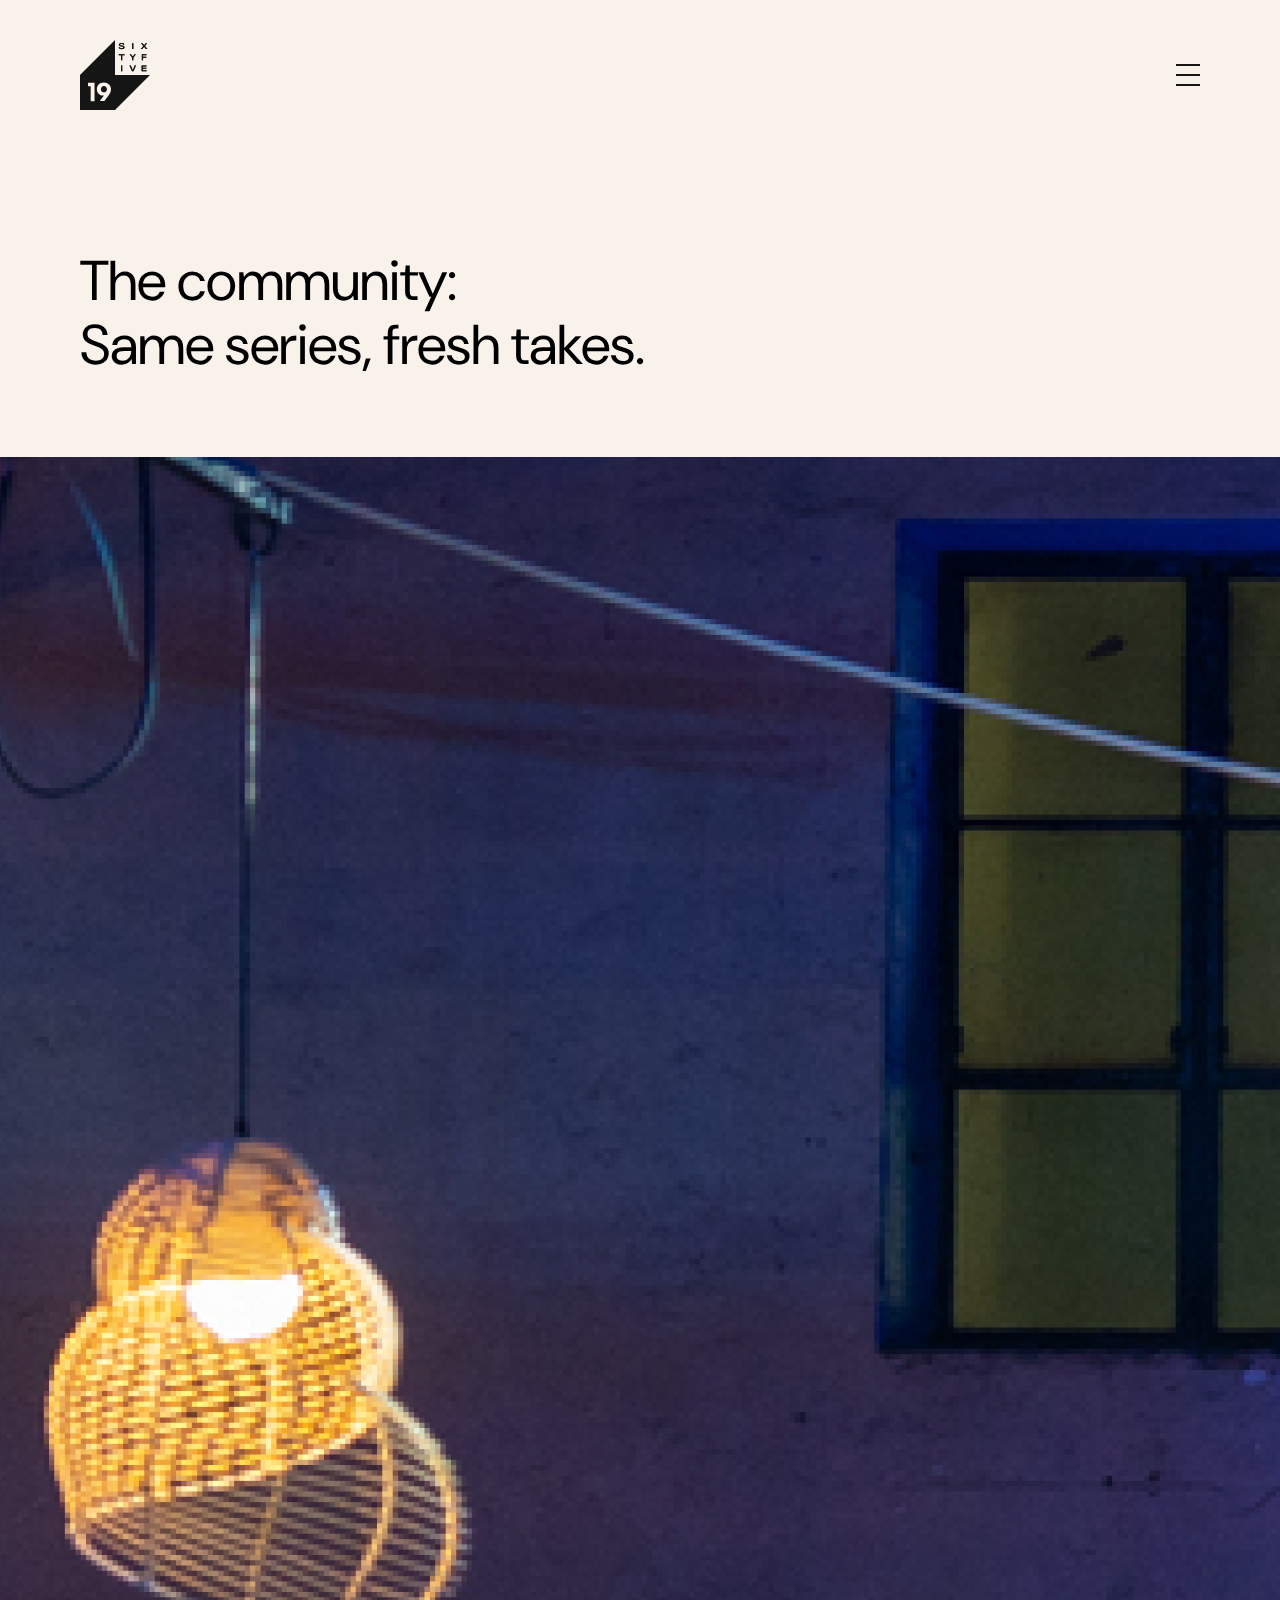
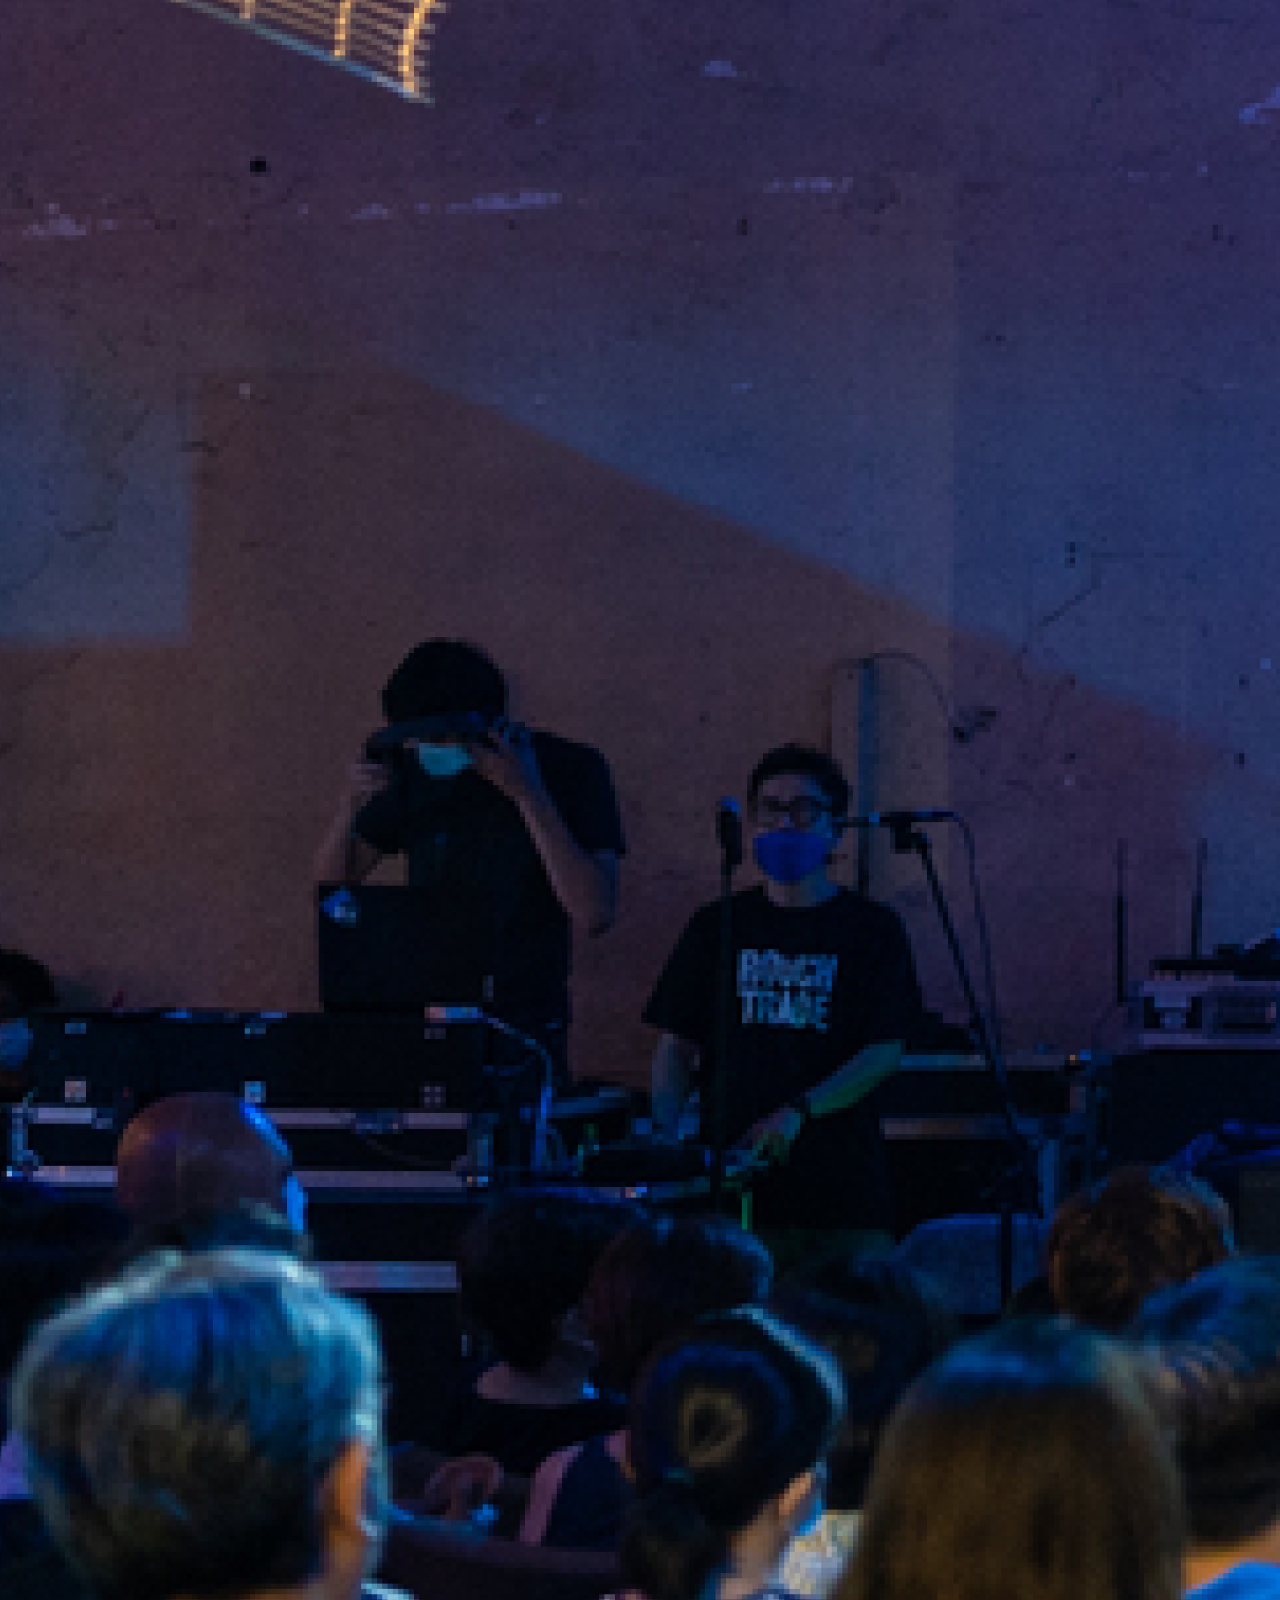
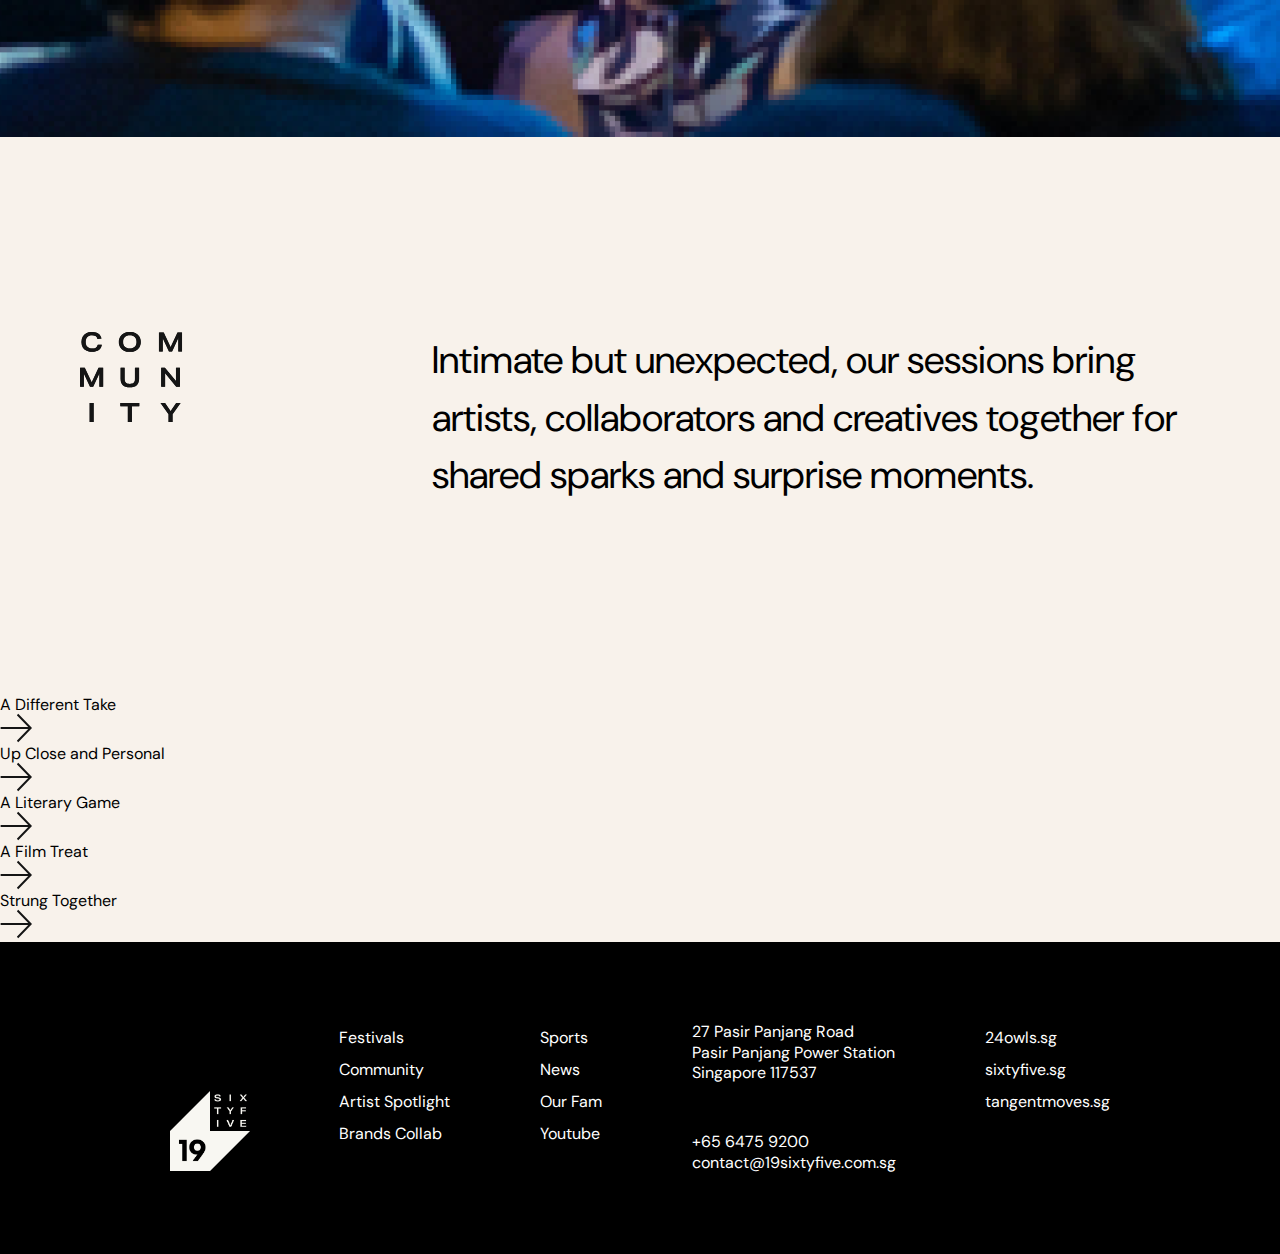
<file: community.html>
<!DOCTYPE html>
<html lang="en">
<head>
    <meta charset="UTF-8">
    <meta name="viewport" content="width=device-width, initial-scale=1.0">
    <title>Community</title>
    <link rel="stylesheet" href="styles/style.css">
</head>
<body>
    <header id="a965_header_scroll" class="a965_header_scroll">
        <div class="a965_header_scroll_content">
            <a href="index.html"><img src="images/logo-icons/19sixtyfive Logo.svg"></a>
            <div class="a965_header_content_hamburger">
                <img src="images/home/Hamburger Menu.png" alt="hamburger icon" width="24px">
            </div>
        </div>
    </header>
    <section id="a965_single_hero" class="a965_single_hero">
        <div class="a965_single_hero_content">
        <h1 class="a965_hero_content_title">The community:<br>Same series, fresh takes.</h1>
    </div>
    </section>
    <section id="a965_festivals" class="a965_festivals">
        <img class="a965_festivals_bg" src="images/community/Community Hero Image.png" alt="band playing in a stage">
    </section>
    <section id="a965_word" class="a965_word">
        <div class="a965_word_content">
            <img src="images/community/Community Icon.svg" alt="Community" />
            <p>Intimate but unexpected, our sessions bring artists, collaborators and
                creatives together for shared sparks and surprise moments.</p>
        </div>
    </section>
    <section id="a965_listyellow" class="a965_listyellow">
        <div class="a965_listyellow_row">
            <h5>A Different Take</h5>
            <img src="images/logo-icons/Black Arrow Icon.svg" alt="arrow">
        </div>
        <div class="a965_listyellow_row">
            <h5>Up Close and Personal</h5>
            <img src="images/logo-icons/Black Arrow Icon.svg" alt="arrow">
        </div>
        <div class="a965_listyellow_row">
            <h5>A Literary Game</h5>
            <img src="images/logo-icons/Black Arrow Icon.svg" alt="arrow">
        </div>
        <div class="a965_listyellow_row">
            <h5>A Film Treat</h5>
            <img src="images/logo-icons/Black Arrow Icon.svg" alt="arrow">
        </div>
        <div class="a965_listyellow_row">
            <h5>Strung Together</h5>
            <img src="images/logo-icons/Black Arrow Icon.svg" alt="arrow">
        </div>
    </section>
     <footer id="a965_footer" class="a965_footer">
        <div class="a965_footer_logo">
            <a href="index.html"><img src="images/home/19sixtyfive Logo-White.png" alt="1965 Logo White"></a>
        </div>
        <ul class="a965_footer_column1">
            <li><a href="single.html">Festivals</a></li>
            <li><a href="community.html">Community</a></li>
            <li><a href="artist-spotlight.html">Artist Spotlight</a></li>
            <li><a href="brands-collab.html">Brands Collab</a></li>
        </ul>
        <ul class="a965_footer_column1">
            <li><a href="sports.html">Sports</a></li>
            <li><a href="news.html">News</a></li>
            <li><a href="our-fam.html">Our Fam</a></li>
            <li><a href="">Youtube</a></li>
        </ul>
        <div class="a965_footer_column2">
            <p>27 Pasir Panjang Road<br>
            Pasir Panjang Power Station<br>
            Singapore 117537</p>
            <ul>
                <li>+65 6475 9200</li>
                <li>contact@19sixtyfive.com.sg</li>
            </ul>
        </div>
        <ul class="a965_footer_column1">
            <li><a href="https://24owls.sg/">24owls.sg</a></li>
            <li><a href="https://sixtyfive.sg/">sixtyfive.sg</a></li>
            <li><a href="https://tangentmoves.sg/">tangentmoves.sg</a></li>
        </ul>
    </footer>
    
</body>
</html>
</file>
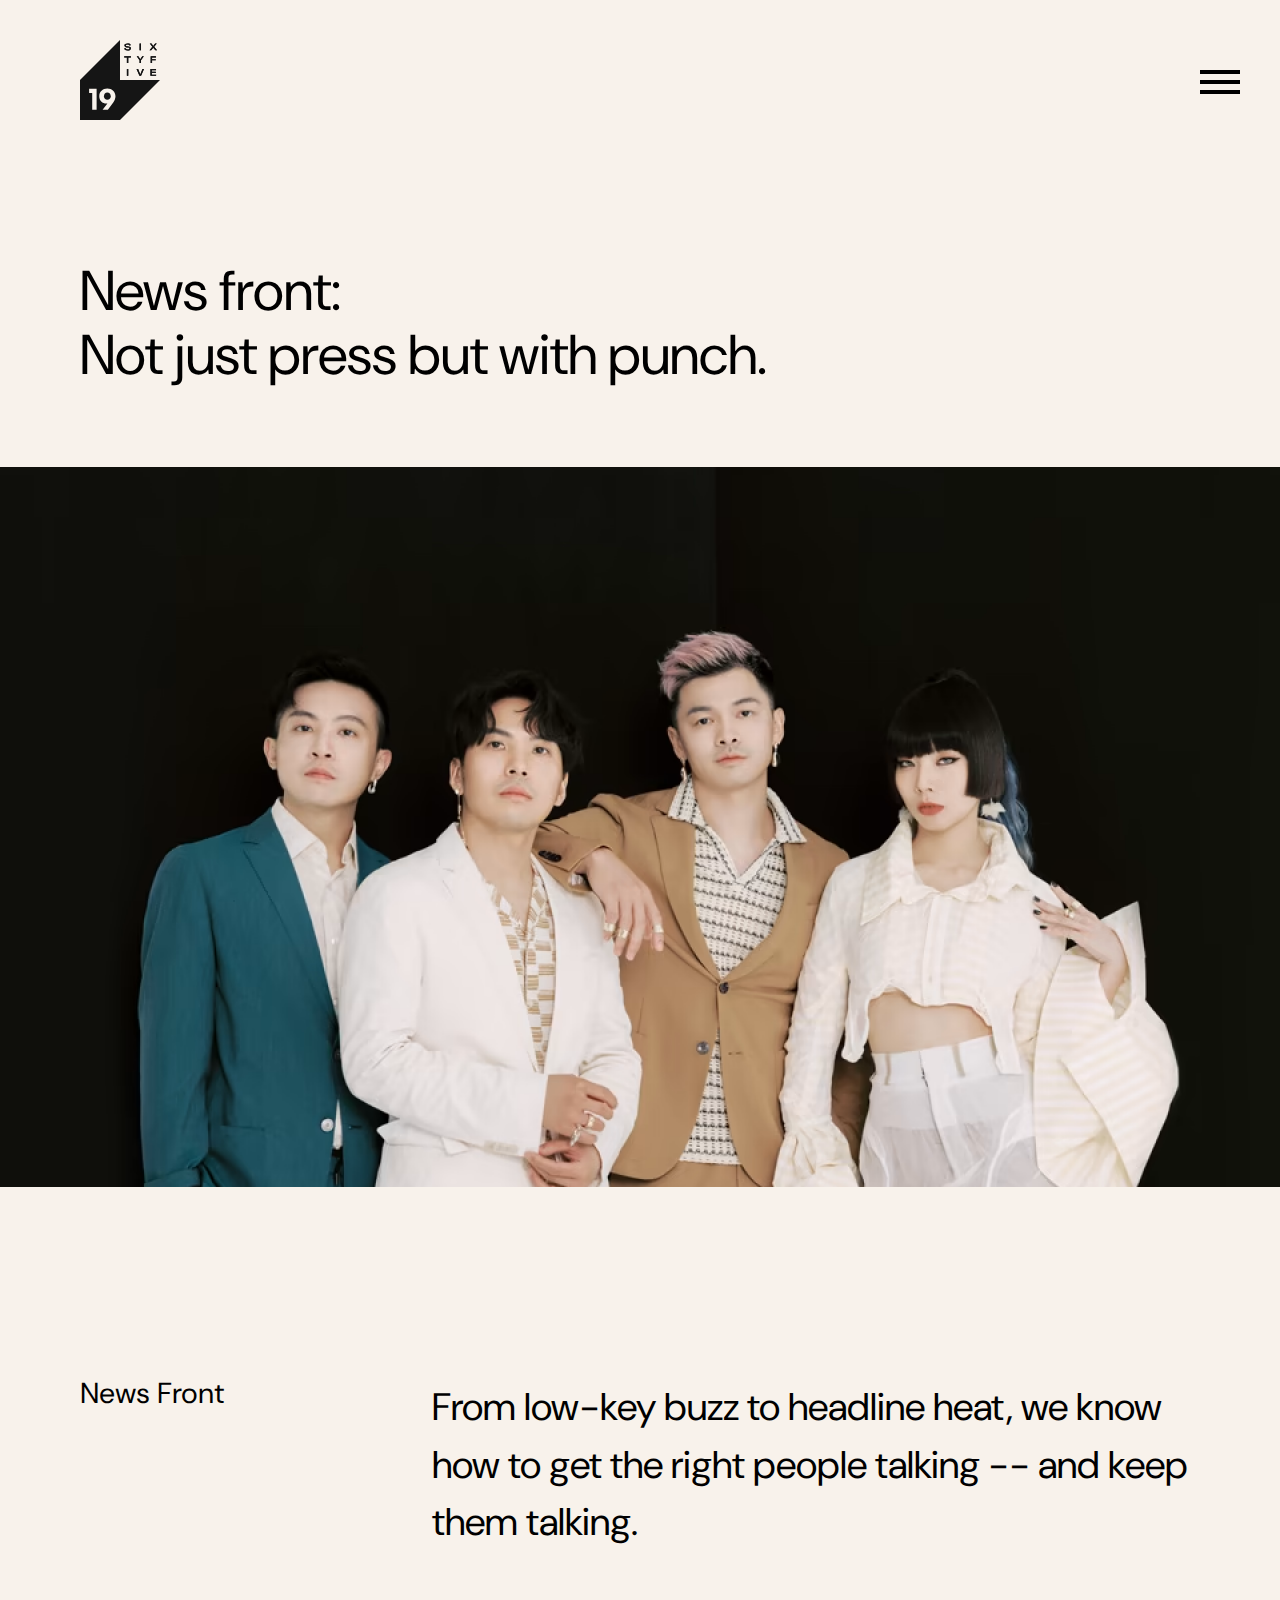
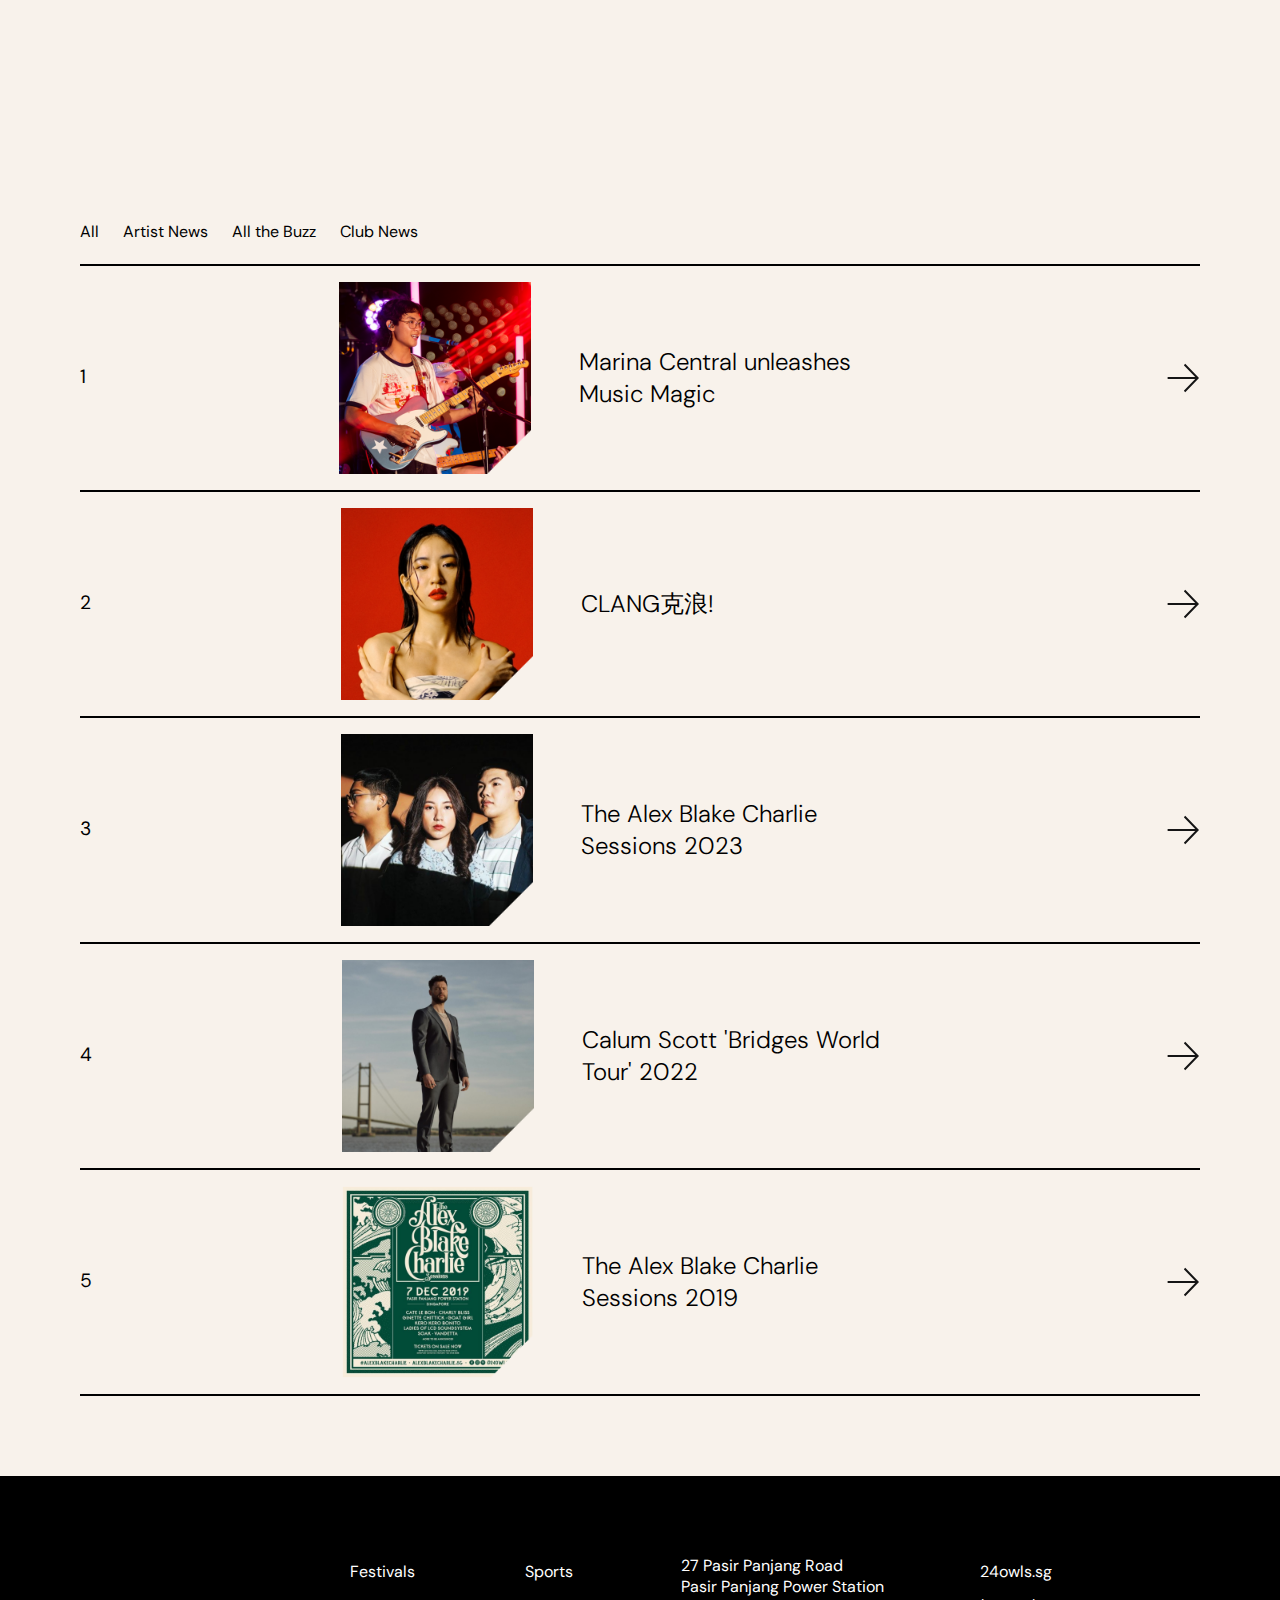
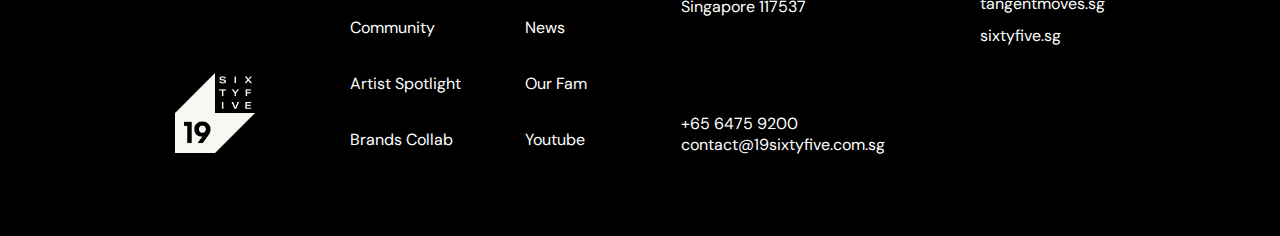
<file: news.html>
<!DOCTYPE html>
<html lang="en">
<head>
    <meta charset="UTF-8">
    <meta name="viewport" content="width=device-width, initial-scale=1.0">
    <title>News</title>
    <link rel="stylesheet" href="styles/style.css">
</head>
<body>
    <header id="a965_header" class="a965_header">
        <nav>
            <a href="index.html">
                <img src="images/logo-icons/19sixtyfive Logo.svg" alt="1965 logo" width="80px">
            </a>
            <div class="a965_header_hammenu">
                <span></span>
                <span></span>
                <span></span>
            </div>
        </nav>
        <div class="off_screen_menu">
            <a style="padding: 0;" href="index.html">
                <img src="images/logo-icons/19sixtyfive Logo-white.svg" alt="logo-1965">
            </a>
            <button class="a965_header_hammenu close" aria-label="Close menu">
                <span></span>
                <span></span>
                <span></span>
            </button>
            <div class="a965_header_menu">
                <ul>
                    <li><a href="single.html">Festivals</a></li>
                    <li><a href="community.html">Community</a></li>
                    <li><a href="artist-spotlight.html">Artist Spotlight</a></li>
                    <li><a href="brands-collab.html">Brands Collab</a></li>
                    <li><a href="sports.html">Sports</a></li>
                    <li><a href="news.html">News</a></li>
                    <li><a href="our-fam.html">Our Fam</a></li>
                </ul>
            </div>
        </div>
    </header>
    <section id="a965_single_hero" class="a965_single_hero"> 
        <div class="a965_single_hero_content">
        <h1 class="a965_hero_content_title">News front: <br>Not just press but with punch.</h1>
    </div>
    </section>
    <section id="a965_festivals_imgnews" class="a965_festivals_imgnews">
    </section>
    <section id="a965_word" class="a965_word">
        <div class="a965_word_content">
        <h4>News Front</h4>
        <p>From low-key buzz to headline heat, we know how to get the right people talking -- and keep them talking.</p>
        </div>
    </section>
    <section class="a965_news">
        <ul>
            <li><a>All</a></li>
            <li><a>Artist News</a></li>
            <li><a>All the Buzz</a></li>
            <li><a>Club News</a></li>
        </ul>
        <div class="a965_news_list">
            <p>1</p>
            <div class="a965_news_list_content">
                <img class="a965_news_list_content_img" src="images/news/Marina Central unleashes Music Magic.png" alt="Marina Central unleashes Music Magic">
                <h3>Marina Central unleashes Music Magic</h3>
            </div>
            <img src="images/logo-icons/Black Arrow Icon.svg" alt="arrow">
        </div>
        <div class="a965_news_list">
            <p>2</p>
            <div class="a965_news_list_content">
                <img class="a965_news_list_content_img" src="images/news/CLANG克浪!.png" alt="CLANG克浪">
                <h3>CLANG克浪!</h3>
            </div>
            <img src="images/logo-icons/Black Arrow Icon.svg" alt="arrow">
        </div>
        <div class="a965_news_list">
            <p>3</p>
            <div class="a965_news_list_content">
                <img class="a965_news_list_content_img" src="images/news/ABC 2023.png" alt="The Alex Blake Charlie 2023">
                <h3>The Alex Blake Charlie Sessions 2023</h3>
            </div>
            <img src="images/logo-icons/Black Arrow Icon.svg" alt="arrow">
        </div>
        <div class="a965_news_list">
            <p>4</p>
            <div class="a965_news_list_content">
                <img class="a965_news_list_content_img" src="images/news/Calum Scott.png" alt="Calum Scott 'Bridges World Tour' 2022">
                <h3>Calum Scott 'Bridges World Tour' 2022</h3>
            </div>
            <img src="images/logo-icons/Black Arrow Icon.svg" alt="arrow">
        </div>
        <div class="a965_news_list">
            <p>5</p>
            <div class="a965_news_list_content">
                <img class="a965_news_list_content_img" src="images/news/ABC 2019.png" alt="The Alex Blake Charlie Sessions 2019">
                <h3>The Alex Blake Charlie Sessions 2019</h3>
            </div>
            <img src="images/logo-icons/Black Arrow Icon.svg" alt="arrow">
        </div>
    </section>
    <footer id="a965_footer" class="a965_footer">
        <div class="a965_footer_logo">
            <a href="index.html"><img src="images/home/19sixtyfive Logo-White.png" alt="1965 Logo White"></a>
        </div>
        <div class="a965_footer_g">
            <ul class="a965_footer_g_column1">
                <li><a href="single.html">Festivals</a></li>
                <li><a href="community.html">Community</a></li>
                <li><a href="artist-spotlight.html">Artist Spotlight</a></li>
                <li><a href="brands-collab.html">Brands Collab</a></li>
            </ul>
            <ul class="a965_footer_g_column1">
                <li><a href="sports.html">Sports</a></li>
                <li><a href="news.html">News</a></li>
                <li><a href="our-fam.html">Our Fam</a></li>
                <li><a href="">Youtube</a></li>
            </ul>
        </div>

        <div class="a965_footer_column2">
            <p>27 Pasir Panjang Road<br>
            Pasir Panjang Power Station<br>
            Singapore 117537</p>
            <ul>
                <li>+65 6475 9200</li>
                <li>contact@19sixtyfive.com.sg</li>
            </ul>
        </div>
        <ul class="a965_footer_column3">
            <li><a href="https://24owls.sg/">24owls.sg</a></li>
            <li><a href="https://tangentmoves.sg/">tangentmoves.sg</a></li>
            <li><a href="https://sixtyfive.sg/">sixtyfive.sg</a></li>
        </ul>
    </footer>
    <script src="js/navbar.js"></script>
    <script src="js/index.js"></script>
    <script src="js/single.js"></script>
</body>
</html>
</file>
<file: styles/style.css>
/* http://meyerweb.com/eric/tools/css/reset/ 
   v2.0 | 20110126
   License: none (public domain)
*/
@import url("https://fonts.googleapis.com/css2?family=DM+Sans:ital,opsz,wght@0,9..40,100..1000;1,9..40,100..1000&display=swap");
html, body, div, span, applet, object, iframe,
h1, h2, h3, h4, h5, h6, p, blockquote, pre,
a, abbr, acronym, address, big, cite, code,
del, dfn, em, img, ins, kbd, q, s, samp,
small, strike, strong, sub, sup, tt, var,
b, u, i, center,
dl, dt, dd, ol, ul, li,
fieldset, form, label, legend,
table, caption, tbody, tfoot, thead, tr, th, td,
article, aside, canvas, details, embed,
figure, figcaption, footer, header, hgroup,
menu, nav, output, ruby, section, summary,
time, mark, audio, video {
  margin: 0;
  padding: 0;
  border: 0;
  font-size: 100%;
  font: inherit;
  vertical-align: baseline;
}

/* HTML5 display-role reset for older browsers */
article, aside, details, figcaption, figure,
footer, header, hgroup, menu, nav, section {
  display: block;
}

body {
  line-height: 1;
}

ol, ul {
  list-style: none;
}

blockquote, q {
  quotes: none;
}

blockquote:before, blockquote:after,
q:before, q:after {
  content: "";
  content: none;
}

table {
  border-collapse: collapse;
  border-spacing: 0;
}

strong {
  font-weight: bold;
}

body {
  color: #000;
  background-color: #fff;
  font-family: "DM Sans", Arial;
}

a {
  color: #000;
  font-weight: bold;
  text-decoration: none;
}

*, *::before, *::after {
  box-sizing: border-box;
  /*outline: 1px solid red;*/
}

body {
  background-color: #F8F2EB;
}

body.no-scroll {
  overflow: hidden;
  width: 100%;
  height: 100%;
}

p {
  font-size: 1.2rem;
  line-height: 1.8rem;
  /*mobile*/
  /*tablet*/
}
@media (min-width: 20rem) and (max-width: 40rem) {
  p {
    font-size: 1rem;
    line-height: 1.4rem;
  }
}
@media (min-width: 40.1rem) and (max-width: 60rem) {
  p {
    font-size: 1.2rem;
    line-height: 1.8rem;
  }
}

h1 {
  font-size: 3.5rem;
  line-height: 4rem;
}
@media (min-width: 20rem) and (max-width: 40rem) {
  h1 {
    font-size: 2rem;
    line-height: 2.5rem;
  }
}
@media (min-width: 40.1rem) and (max-width: 60rem) {
  h1 {
    font-size: 3rem;
    line-height: 4rem;
  }
}

h2 {
  font-size: 2.6rem;
  line-height: 3.6rem;
  font-weight: 200px;
}
@media (min-width: 20rem) and (max-width: 40rem) {
  h2 {
    font-size: 1.8rem;
    line-height: 2.6rem;
  }
}
@media (min-width: 41rem) and (max-width: 60rem) {
  h2 {
    font-size: 2.6rem;
  }
}

.off_screen_menu {
  background-color: #000;
  height: 100vh;
  width: 100%;
  min-width: 80rem;
  position: fixed;
  top: 0;
  display: flex;
  flex-direction: column;
  justify-content: flex-start;
  align-items: flex-start;
  text-align: left;
  padding-top: 2.5rem;
  padding-left: 2.5rem;
  overflow-y: hidden;
  transform-origin: top right;
  scale: 0;
  transition: 0.4s ease;
}
.off_screen_menu img {
  width: 5.5rem;
  padding-bottom: 2.5rem;
  opacity: 0;
}
.off_screen_menu li {
  padding-top: 1.25rem;
}
.off_screen_menu a {
  color: #fff;
  font-size: 2.6rem;
  line-height: 3.6rem;
  font-weight: 400;
  text-transform: uppercase;
  letter-spacing: 0.1rem;
  padding-left: 7.5rem;
  opacity: 0;
}
.off_screen_menu a:hover {
  text-decoration: underline;
  transition: 1s ease;
  transition-delay: 0.1s;
}

.off_screen_menu.active {
  width: 100%;
  transform-origin: top right;
  scale: 100%;
  padding-top: 2.5rem;
}
.off_screen_menu.active img, .off_screen_menu.active a {
  transition-delay: 1s;
  transition: 0.5s ease;
  transition-property: opacity;
  opacity: 100%;
  z-index: 1;
}
@media (min-width: 20rem) and (max-width: 40rem) {
  .off_screen_menu.active {
    padding-top: 0.5rem;
  }
  .off_screen_menu.active li {
    padding-top: 1.5rem;
  }
  .off_screen_menu.active a {
    font-size: 1.8rem;
    line-height: 2rem;
    padding-left: 1rem;
  }
}

nav {
  padding: 2.5rem;
  display: flex;
  width: 100%;
}

.a965_header_hammenu {
  height: 2.5rem;
  width: 2.5rem;
  margin-left: auto;
  position: relative;
}

.a965_header_hammenu span {
  height: 0.25rem;
  width: 100%;
  top: 50%;
  left: 50%;
  background-color: #000;
  position: absolute;
  transform: translate(-50%, -50%);
  transition: 0.3s ease;
}

.a965_header_hammenu span:nth-child(1) {
  top: 25%;
}

.a965_header_hammenu span:nth-child(2) {
  top: 75%;
}

.a965_header_hammenu.active span {
  background-color: #F8F2EB;
}

.a965_header_hammenu.active span:nth-child(1) {
  top: 50%;
  transform: translate(-50%, -50%) rotate(-45deg);
}

.a965_header_hammenu.active span:nth-child(2) {
  opacity: 0;
}

.a965_header_hammenu.active span:nth-child(3) {
  top: 50%;
  transform: translate(-50%, -50%) rotate(45deg);
}

.a965_hero {
  overflow-x: hidden;
  background-color: #F8F2EB;
  width: 100vw;
  height: 100vh;
  display: flex;
  flex-direction: column;
  justify-content: center;
  align-items: center;
  text-align: center;
  /*mobile*/
  /*tablet*/
}
.a965_hero_content {
  display: flex;
  flex-direction: column;
  justify-content: center;
  align-items: center;
  gap: 1.5rem;
  width: 78vw;
}
.a965_hero_content img {
  width: 7rem;
}
@media (min-width: 20rem) and (max-width: 40rem) {
  .a965_hero {
    width: 100vw;
  }
  .a965_hero_content {
    width: 80vw;
  }
}
@media (min-width: 40rem) and (max-width: 60rem) {
  .a965_hero_content {
    width: 80vw;
  }
}

.a965_festivals1 {
  width: 100%;
  height: 45rem;
  background-size: cover;
  background-image: url("../images/home/festivals-new.png");
  background-repeat: no-repeat;
  background-attachment: scroll;
  background-position: center;
  display: flex;
  flex-direction: column;
  justify-content: flex-end;
}
.a965_festivals1 div {
  position: relative;
  z-index: 2;
  display: flex;
  flex-direction: row;
  align-items: flex-end;
  justify-content: space-between;
  padding-top: 45rem;
  padding-left: 5rem;
  padding-right: 5rem;
  padding-bottom: 5rem;
}
.a965_festivals1 h2 {
  color: #fff;
}
.a965_festivals1 a {
  font-size: 21px;
  font-weight: 400;
  text-decoration: underline;
  color: #fff;
}
@media (min-width: 20rem) and (max-width: 40rem) {
  .a965_festivals1 div {
    flex-direction: column;
    align-items: flex-start;
    padding-top: 30rem;
    padding-left: 2rem;
    padding-right: 2rem;
    padding-bottom: 5rem;
  }
  .a965_festivals1 a {
    font-size: 1rem;
    padding-top: 1rem;
  }
}
@media (min-width: 41rem) and (max-width: 60rem) {
  .a965_festivals1 div {
    padding-bottom: 8rem;
  }
}

.a965_festivals2 {
  width: 100%;
  height: 45rem;
  background-image: url("../images/home/Brands Collab.png");
  background-size: cover;
  background-repeat: no-repeat;
  background-attachment: scroll;
  background-position: center;
}
.a965_festivals2 div {
  position: relative;
  z-index: 2;
  color: white;
  display: flex;
  flex-direction: row;
  align-items: flex-end;
  justify-content: space-between;
  padding-top: 33rem;
  padding-left: 5rem;
  padding-right: 5rem;
}
.a965_festivals2 a {
  font-size: 21px;
  font-weight: 400;
  text-decoration: underline;
  color: #fff;
}
@media (min-width: 20rem) and (max-width: 40rem) {
  .a965_festivals2 div {
    flex-direction: column;
    align-items: flex-start;
    padding-top: 30rem;
    padding-left: 2rem;
    padding-right: 2rem;
    padding-bottom: 5rem;
  }
  .a965_festivals2 a {
    font-size: 1rem;
    padding-top: 1rem;
  }
}
@media (min-width: 41rem) and (max-width: 60rem) {
  .a965_festivals2 div {
    padding-bottom: 8rem;
  }
}

.a965_frame1 {
  background-color: #305966;
  display: flex;
  width: 100vw;
  height: 60rem;
  align-items: center;
  justify-content: flex-start;
  padding: 5rem;
}
.a965_frame1 img {
  width: 18rem;
}
.a965_frame1 a {
  font-size: 36px;
  font-weight: 400;
  line-height: 58px;
  color: #fff;
}
.a965_frame1_content {
  width: 100%;
  height: 40rem;
}
.a965_frame1_content_left {
  display: flex;
  justify-content: flex-start;
  margin-bottom: 2.5rem;
}
.a965_frame1_content_right {
  display: flex;
  justify-content: flex-end;
  margin-right: 12.5rem;
}
.a965_frame1_content_text {
  padding-bottom: 3rem;
}
.a965_frame1_content_left_text {
  padding: 2.5rem;
  margin-left: -7.5rem;
}
.a965_frame1_content_right_text {
  padding: 2.5rem;
  margin-left: -7.5rem;
}
.a965_frame1.hover {
  background-color: #ECB572;
  transition: background-color 0.3s ease;
}
.a965_frame1.hover_left_text {
  padding: 60px;
  transition: padding 0.3s ease;
}
.a965_frame1.hover2 {
  background-color: #71335B;
  transition: background-color 0.3s ease;
}
@media (min-width: 20rem) and (max-width: 40rem) {
  .a965_frame1 {
    padding: 2rem;
    height: 40rem;
  }
  .a965_frame1 img {
    width: 10rem;
    object-fit: cover;
  }
  .a965_frame1 a {
    font-size: 1rem;
    line-height: 1.75rem;
  }
  .a965_frame1_content {
    gap: 5rem;
    height: auto;
  }
  .a965_frame1_content_left {
    margin-top: 0;
    margin-bottom: 2.5rem;
  }
  .a965_frame1_content_right {
    margin-right: 0rem;
    margin-left: 3rem;
    justify-content: flex-end;
  }
  .a965_frame1_content_left_text {
    padding-top: 1rem;
    margin-left: -4rem;
  }
  .a965_frame1_content_right_text {
    padding-top: 1rem;
    margin-left: -4rem;
  }
}
.a965_frame2 {
  background-color: #ECB572;
  display: flex;
  width: 100vw;
  height: 60rem;
  align-items: center;
  justify-content: flex-start;
  padding: 5rem;
}
.a965_frame2 img {
  width: 18rem;
}
.a965_frame2 a {
  font-size: 36px;
  font-weight: 400;
  line-height: 58px;
  color: #fff;
}
.a965_frame2_content {
  width: 100%;
  height: 40rem;
}
.a965_frame2_content_left {
  display: flex;
  justify-content: flex-start;
  margin-bottom: 2.5rem;
}
.a965_frame2_content_right {
  display: flex;
  justify-content: flex-end;
  margin-right: 12.5rem;
}
.a965_frame2_content_text {
  padding-bottom: 3rem;
}
.a965_frame2_content_left_text {
  padding: 2.5rem;
  margin-left: -7.5rem;
  padding-left: 0;
  padding-right: 0;
}
.a965_frame2_content_right_text {
  padding: 2.5rem;
  margin-left: -7.5rem;
  padding-left: 0;
  padding-right: 0;
}
.a965_frame2.hover {
  background-color: #B73E31;
  transition: background-color 0.3s ease;
}
.a965_frame2.hover_left_text {
  padding: 60px;
  transition: padding 0.3s ease;
}
.a965_frame2.hover2 {
  background-color: #151515;
  transition: background-color 0.3s ease;
}
@media (min-width: 20rem) and (max-width: 40rem) {
  .a965_frame2 {
    padding: 2rem;
    height: 40rem;
  }
  .a965_frame2 img {
    width: 10rem;
    object-fit: cover;
  }
  .a965_frame2 a {
    font-size: 1rem;
    line-height: 1.75rem;
  }
  .a965_frame2_content {
    gap: 2rem;
    height: auto;
  }
  .a965_frame2_content_left {
    margin-top: 0;
    margin-bottom: 2.5rem;
  }
  .a965_frame2_content_right {
    padding: 0;
    margin-right: 0rem;
    margin-left: 3rem;
    justify-content: flex-end;
  }
  .a965_frame2_content_left_text {
    padding-top: 1rem;
    margin-left: -4rem;
  }
  .a965_frame2_content_right_text {
    padding-top: 1rem;
    padding-left: 0;
    padding-right: 0;
    margin-left: -4rem;
  }
}
.a965_icons {
  display: flex;
  justify-content: space-evenly;
  align-items: center;
  margin: 0 auto;
  height: auto;
  padding-top: 5rem;
  padding-bottom: 5rem;
}
.a965_icons img {
  width: 20rem;
}
@media (min-width: 20rem) and (max-width: 40rem) {
  .a965_icons {
    flex-direction: column;
    margin: 0 auto;
    padding-top: 5rem;
    padding-bottom: 5rem;
  }
}
.a965_icons img {
  width: 16rem;
  padding-top: 2rem;
}
.a965_footer {
  display: flex;
  justify-content: space-evenly;
  background-color: #000;
  color: #fff;
  padding: 5rem;
  height: auto;
  /*tablet*/
  /*mobile*/
}
.a965_footer_logo {
  display: flex;
  flex-direction: column;
  justify-content: flex-end;
}
.a965_footer img {
  width: 5rem;
  height: 5rem;
}
.a965_footer ul, .a965_footer p {
  font-size: 1rem;
  line-height: 2rem;
  width: auto;
}
.a965_footer_g {
  display: flex;
  gap: 4rem;
}
.a965_footer_g_column1 {
  display: flex;
  flex-direction: column;
  align-items: start;
  justify-content: space-between;
}
.a965_footer_column2 {
  display: flex;
  flex-direction: column;
  justify-content: space-between;
}
.a965_footer a {
  color: white;
  font-size: 1rem;
  font-weight: 400;
}
.a965_footer a:hover {
  text-decoration: underline;
  transition: 0.5 ease;
}
@media (min-width: 41rem) and (max-width: 60rem) {
  .a965_footer {
    padding: 2rem;
    gap: 3rem;
  }
}
@media (min-width: 20rem) and (max-width: 40rem) {
  .a965_footer {
    flex-direction: column;
    padding: 2rem;
    gap: 3rem;
  }
}
.a965_footer_g {
  flex-direction: row;
}
.a965_footer_g_column1 {
  gap: 1.5rem;
}
.a965_footer_column2 {
  gap: 3rem;
}
.a965_footer_column2 p, .a965_footer_column2 ul {
  line-height: 1.3rem;
}

*, *::before, *::after {
  box-sizing: border-box;
  /*outline: 1px solid red;*/
}

.a965_header {
  background-color: #F8F2EB;
  width: 100%;
}
.a965_header nav {
  align-items: center;
}
.a965_header nav img {
  margin-left: 2.5rem;
}

.a965_single_hero {
  width: 100%;
  padding: 6rem 5rem 5rem 5rem;
  /*tablet*/
}
@media (min-width: 20rem) and (max-width: 40rem) {
  .a965_single_hero {
    padding: 6rem 5rem 3rem 3rem;
  }
}
h1 {
  font-weight: 400;
}

.a965_festivals_img {
  width: 100%;
  height: 45rem;
  background-image: url("../images/festivals/Festivals Hero Image.png");
  background-size: cover;
  background-repeat: no-repeat;
  background-attachment: scroll;
  background-position: center;
  display: flex;
  flex-direction: column;
  justify-content: flex-end;
}
@media (min-width: 20rem) and (max-width: 40rem) {
  .a965_festivals_img {
    background-image: url("../images/festivals/Festivals Hero Image Mobile.png");
  }
}
.a965_word {
  width: 100%;
  background-color: #F8F2EB;
  padding: 12rem 5rem 12rem 5rem;
  display: flex;
  flex-direction: row;
  justify-content: space-between;
}
.a965_word_content {
  width: 100%;
  display: flex;
  justify-content: space-between;
  align-items: flex-start;
}
.a965_word_content h4 {
  font-size: 1.8rem;
}
.a965_word_content p {
  width: 48rem;
  font-size: 2.4rem;
  line-height: 3.6rem;
  font-weight: 400;
}
@media (min-width: 20rem) and (max-width: 40rem) {
  .a965_word {
    display: flex;
    justify-content: flex-start;
    padding: 6rem 2rem 6rem 2rem;
    flex-direction: column;
  }
  .a965_word h4 {
    padding-bottom: 1.2rem;
  }
  .a965_word p {
    font-size: 1.5rem;
    line-height: 2rem;
    width: 100%;
  }
  .a965_word_content {
    flex-direction: column;
    gap: 5rem;
  }
  .a965_word_content p {
    width: 100%;
    font-size: 1.5rem;
    line-height: 2.3rem;
    font-weight: 300;
  }
}
/*Festival List Style - Blue*/
.a965_list {
  width: 100%;
  height: 100%;
  background-color: #305966;
  padding-right: 5rem;
  padding-left: 5rem;
  padding-top: 6rem;
  padding-bottom: 12rem;
}
@media (min-width: 20rem) and (max-width: 40rem) {
  .a965_list {
    padding-right: 1.5rem;
    padding-left: 1.5rem;
    padding-top: 3rem;
    padding-bottom: 3rem;
  }
}
/*styling for white list*/
.a965_row {
  display: flex;
  justify-content: space-between;
  align-items: center;
  padding: 1.6rem;
  border-bottom: 0.2rem solid #fff;
  opacity: 0.3;
}
.a965_row a {
  color: #fff;
  font-size: 2.6rem;
  line-height: 3.6rem;
  font-weight: 400;
}
.a965_row .popupimg {
  position: absolute;
  display: flex;
  width: 25vh;
  z-index: 2;
  pointer-events: none;
  right: 20vw;
  opacity: 0;
}
.a965_row.hover {
  opacity: 1;
  transition: 0.5s ease;
}
.a965_row.hover .popupimg {
  opacity: 1;
  transition: ease;
}
@media (min-width: 20rem) and (max-width: 40rem) {
  .a965_row {
    padding: 0.8rem;
    opacity: 1;
  }
  .a965_row a {
    font-size: 1.5rem;
  }
  .a965_row .popupimg {
    opacity: 1;
    width: 10vh;
    opacity: 0;
  }
}
/*styling for black list*/
.a965_rowb {
  display: flex;
  justify-content: space-between;
  align-items: center;
  padding: 1.6rem;
  border-bottom: 0.2rem solid #000;
  opacity: 0.3;
}
.a965_rowb a {
  color: #000;
  font-size: 2.6rem;
  line-height: 3.6rem;
  font-weight: 400;
}
.a965_rowb .popupimg_b {
  position: absolute;
  display: flex;
  width: 25vh;
  z-index: 2;
  pointer-events: none;
  right: 20vw;
  opacity: 0;
}
.a965_rowb.hover {
  opacity: 1;
  transition: 0.5s ease;
}
.a965_rowb.hover .popupimg_b {
  opacity: 1;
  transition: ease;
}
@media (min-width: 20rem) and (max-width: 40rem) {
  .a965_rowb {
    padding: 0.8rem;
    opacity: 1;
  }
  .a965_rowb a {
    font-size: 1.5rem;
  }
  .a965_rowb .popupimg {
    opacity: 1;
    width: 10vh;
    opacity: 0;
  }
}
/*style for community page*/
.a965_festivals_imgcom {
  width: 100%;
  height: 45rem;
  background-image: url("../images/community/Community Hero Image.png");
  background-size: cover;
  background-repeat: no-repeat;
  background-attachment: scroll;
  background-position: center;
  display: flex;
  flex-direction: column;
  justify-content: flex-end;
}
.a965_listcom {
  width: 100%;
  height: 100%;
  background-color: #ECB572;
  padding-right: 80px;
  padding-left: 80px;
  padding-top: 100px;
  padding-bottom: 200px;
}
@media (min-width: 20rem) and (max-width: 40rem) {
  .a965_listcom {
    padding-right: 1.5rem;
    padding-left: 1.5rem;
    padding-top: 3rem;
    padding-bottom: 3rem;
  }
}
/*style for artist-spotlight page*/
.a965_festivals_imgart {
  width: 100%;
  height: 45rem;
  background-image: url("../images/artist-spotlight/Artist Spotlight Hero Image.png");
  background-size: cover;
  background-repeat: no-repeat;
  background-attachment: scroll;
  background-position: center;
  display: flex;
  flex-direction: column;
  justify-content: flex-end;
}
.a965_listart {
  width: 100%;
  height: 100%;
  background-color: #71335B;
  padding-right: 80px;
  padding-left: 80px;
  padding-top: 100px;
  padding-bottom: 200px;
}
@media (min-width: 20rem) and (max-width: 40rem) {
  .a965_listart {
    padding-right: 1.5rem;
    padding-left: 1.5rem;
    padding-top: 3rem;
    padding-bottom: 3rem;
  }
}
/*style for brand-collab page*/
.a965_festivals_imgbrand {
  width: 100%;
  height: 45rem;
  background-image: url("../images/brands-collab/Brands Collab Hero Image.png");
  background-size: cover;
  background-repeat: no-repeat;
  background-attachment: scroll;
  background-position: center;
  display: flex;
  flex-direction: column;
  justify-content: flex-end;
}
.a965_listbrand {
  width: 100%;
  height: 100%;
  background-color: #3E2C26;
  padding-right: 80px;
  padding-left: 80px;
  padding-top: 100px;
  padding-bottom: 200px;
}
@media (min-width: 20rem) and (max-width: 40rem) {
  .a965_listbrand {
    padding-right: 1.5rem;
    padding-left: 1.5rem;
    padding-top: 3rem;
    padding-bottom: 3rem;
  }
}
/*style for sports page*/
.a965_festivals_imgsports {
  width: 100%;
  height: 45rem;
  background-image: url("../images/sports/Sports Hero Image.png");
  background-size: cover;
  background-repeat: no-repeat;
  background-attachment: scroll;
  background-position: center;
  display: flex;
  flex-direction: column;
  justify-content: flex-end;
}
.a965_listsports {
  width: 100%;
  height: 100%;
  background-color: #B73E31;
  padding-right: 80px;
  padding-left: 80px;
  padding-top: 100px;
  padding-bottom: 200px;
}
@media (min-width: 20rem) and (max-width: 40rem) {
  .a965_listsports {
    padding-right: 1.5rem;
    padding-left: 1.5rem;
    padding-top: 3rem;
    padding-bottom: 3rem;
  }
}
/*style for news page*/
.a965_festivals_imgnews {
  width: 100%;
  height: 45rem;
  background-image: url("../images/news/News Hero Image.png");
  background-size: cover;
  background-repeat: no-repeat;
  background-attachment: scroll;
  background-position: center;
  display: flex;
  flex-direction: column;
  justify-content: flex-end;
}
*, *::before, *::after {
  box-sizing: border-box;
  /*outline: 1px solid red;*/
}

.a965_header_scroll {
  background-color: #F8F2EB;
  padding: 40px 80px 40px 80px;
}
.a965_header_scroll_content {
  width: 100%;
  position: relative;
  justify-content: space-between;
  align-items: center;
  margin: auto;
  display: flex;
  text-align: right;
}

.a965_ourfam_hero {
  width: 100%;
  display: flex;
  padding: 6rem 5rem 6rem 5rem;
}
.a965_ourfam_hero h1 {
  font-size: 52px;
  line-height: 64px;
  font-weight: 400;
}
@media (min-width: 20rem) and (max-width: 40rem) {
  .a965_ourfam_hero {
    padding: 4rem 2rem 4rem 2rem;
  }
}
.a965_festivals_imgfam {
  width: 100%;
  height: 45rem;
  background-image: url("../images/our fam/Our Fam Hero Image.png");
  background-size: cover;
  background-repeat: no-repeat;
  background-attachment: scroll;
  background-position: center;
  display: flex;
  flex-direction: column;
  justify-content: flex-end;
}
.a965_aboutus {
  width: 100%;
  display: flex;
  padding: 6rem 5rem 6rem 5rem;
  justify-content: space-between;
}
.a965_aboutus h4 {
  font-size: 1.5re;
  line-height: 5rem;
}
.a965_aboutus p {
  width: 40rem;
  font-size: 2rem;
  line-height: 2.5rem;
}
@media (min-width: 20rem) and (max-width: 40rem) {
  .a965_aboutus {
    padding: 4rem 2rem 6rem 2rem;
    flex-direction: column;
  }
  .a965_aboutus p {
    width: 100%;
  }
}
.a965_2img {
  width: 100%;
  display: flex;
  padding: 7.5rem 5rem 7.5rem 5rem;
  flex-direction: column;
  justify-content: space-between;
  height: auto;
  gap: 10vh;
}
.a965_2img p {
  width: 42vw;
  font-size: 1.5rem;
  line-height: 2rem;
}
.a965_2img_content {
  width: 100%;
  display: flex;
  align-items: flex-end;
  justify-content: flex-end;
}
.a965_2img div {
  width: 100%;
  justify-content: flex-end;
}
.a965_2img img {
  width: 25rem;
  margin-left: 1.5rem;
}
@media (min-width: 20rem) and (max-width: 40rem) {
  .a965_2img {
    height: auto;
    padding: 4rem 2rem 4rem 2rem;
  }
  .a965_2img p {
    width: 68vw;
    font-size: 1rem;
    line-height: 1.5rem;
  }
  .a965_2img img {
    width: 10rem;
  }
}
@media (min-width: 41rem) and (max-width: 60rem) {
  .a965_2img_content {
    padding: 3rem;
    flex-direction: column;
    justify-content: flex-end;
    align-items: flex-start;
  }
}

.a965_festlogo {
  position: relative;
  width: 100%;
  height: 45rem;
}
.a965_festlogo_bg {
  position: absolute;
  width: 100%;
  height: 45rem;
  object-fit: cover;
  z-index: 1;
}
.a965_festlogo_content {
  position: relative;
  height: 45rem;
  display: flex;
  z-index: 2;
  color: #fff;
  padding: 5rem;
  flex-direction: row;
  justify-content: space-between;
  align-items: flex-end;
  font-size: 2.5rem;
  line-height: 3rem;
  font-weight: 200;
}
.a965_festlogo_content a {
  font-size: 21px;
  font-weight: 400;
  text-decoration: underline;
  color: #fff;
}
@media (min-width: 20rem) and (max-width: 40rem) {
  .a965_festlogo {
    height: auto;
  }
  .a965_festlogo_content {
    padding: 2rem;
    flex-direction: column;
    justify-content: flex-end;
    align-items: flex-start;
  }
}
@media (min-width: 41rem) and (max-width: 60rem) {
  .a965_festlogo_content {
    padding: 3rem;
    flex-direction: column;
    justify-content: flex-end;
    align-items: flex-start;
  }
}

.a965_artist {
  width: 100%;
  display: flex;
  padding: 100px 80px 100px 80px;
  justify-content: space-between;
}
.a965_artist h4 {
  font-size: 24px;
  line-height: 40px;
}
.a965_artist p {
  width: 640px;
  font-size: 32px;
  line-height: 42px;
}

.a965_listred {
  width: 100%;
  height: 100%;
  background-color: #B73E31;
  padding-right: 180px;
  padding-left: 180px;
  padding-top: 100px;
  padding-bottom: 200px;
}
.a965_listred_row {
  display: flex;
  justify-content: space-between;
  align-items: center;
  padding: 24px;
  border-bottom: 2px solid #fff;
}
.a965_listred h5 {
  color: #fff;
  font-size: 42px;
  line-height: 58px;
  font-weight: 400;
}

.a965_brand_index {
  width: 100%;
  display: flex;
  justify-content: center;
  flex-direction: column;
  align-items: center;
  background-color: #F8F2EB;
  padding-top: 5vh;
}
.a965_brand_index_list {
  display: flex;
  flex-direction: row;
  align-items: center;
  padding: 10vh;
}
.a965_brand_index_text {
  padding-left: 3vw;
}
.a965_brand_index h2 {
  font-size: 2rem;
  padding-bottom: 1.8vh;
  line-height: 2.5rem;
  width: 30vw;
  font-weight: 300;
}
.a965_brand_index img {
  width: 20vw;
}
.a965_brand_index button {
  background-color: #000;
  padding: 1rem 3rem 1rem 3rem;
  color: #fff;
}

.a965_load {
  padding-top: 4vh;
  padding-bottom: 10vh;
}
.a965_load a {
  text-decoration: underline;
  font-size: 1.3rem;
  font-weight: 300;
}

*, *::before, *::after {
  box-sizing: border-box;
  /*outline: 1px solid red;*/
}

.a965_gallery_top {
  display: flex;
  justify-content: center;
  padding-top: 20vh;
}
.a965_gallery_top img {
  width: 20vw;
  padding: 2vw;
}
@media (min-width: 20rem) and (max-width: 40rem) {
  .a965_gallery_top {
    padding-top: 10vh;
    width: 100%;
    flex-wrap: wrap;
  }
  .a965_gallery_top img {
    width: 10rem;
  }
}
.a965_gallery_bottom {
  display: flex;
  justify-content: center;
  padding-bottom: 20vh;
}
.a965_gallery_bottom img {
  width: 20vw;
  padding: 2vw;
}
@media (min-width: 20rem) and (max-width: 40rem) {
  .a965_gallery_bottom {
    padding-bottom: 5vh;
    width: 100%;
    flex-wrap: wrap;
  }
  .a965_gallery_bottom img {
    width: 10rem;
  }
}
.a965_2img h2 {
  font-size: 2.6rem;
  padding-bottom: 2vh;
}

.a965_article {
  display: flex;
  flex-direction: column;
  align-items: center;
  justify-content: space-between;
  gap: 3rem;
  padding-top: 6rem;
  padding-bottom: 6rem;
}
.a965_article a {
  font-size: 1.5rem;
  font-weight: 200;
  text-decoration: underline;
}
.a965_article div {
  width: 2rem;
  height: 2px;
  background-color: #000;
}

*, *::before, *::after {
  box-sizing: border-box;
  /*outline: 1px solid red;*/
}

.a965_news {
  width: 100%;
  display: flex;
  justify-content: flex-start;
  flex-direction: column;
  padding: 5rem;
}
.a965_news ul {
  width: 100%;
  display: flex;
  flex-direction: row;
  align-items: flex-start;
  padding-bottom: 1.5rem;
  border-bottom: 2px solid #000;
}
.a965_news ul li {
  padding-right: 1.5rem;
}
.a965_news ul a {
  font-weight: 400;
}
.a965_news_list {
  display: flex;
  padding-top: 1rem;
  padding-bottom: 1rem;
  justify-content: space-between;
  align-items: center;
  position: relative;
  border-bottom: 2px solid #000;
}
.a965_news_list_content {
  display: flex;
  flex-direction: row;
  align-items: center;
  gap: 3rem;
}
.a965_news_list_content h3 {
  font-size: 1.5rem;
  width: 21rem;
  line-height: 2rem;
  font-weight: 300;
}
.a965_news_list_content img {
  width: 12rem;
}
@media (min-width: 20rem) and (max-width: 40rem) {
  .a965_news {
    padding: 1.5rem;
  }
  .a965_news p {
    font-size: 1rem;
  }
  .a965_news ul li {
    padding-right: 1.5rem;
  }
  .a965_news_list {
    padding-top: 1.5rem;
    padding-bottom: 1.5rem;
    flex-direction: column;
    align-items: flex-start;
    gap: 1rem;
  }
  .a965_news_list_content {
    flex-direction: column;
    justify-content: flex-start;
    align-items: flex-start;
  }
  .a965_news_list_content h3 {
    width: 18rem;
  }
}

/*# sourceMappingURL=style.css.map */
</file>
